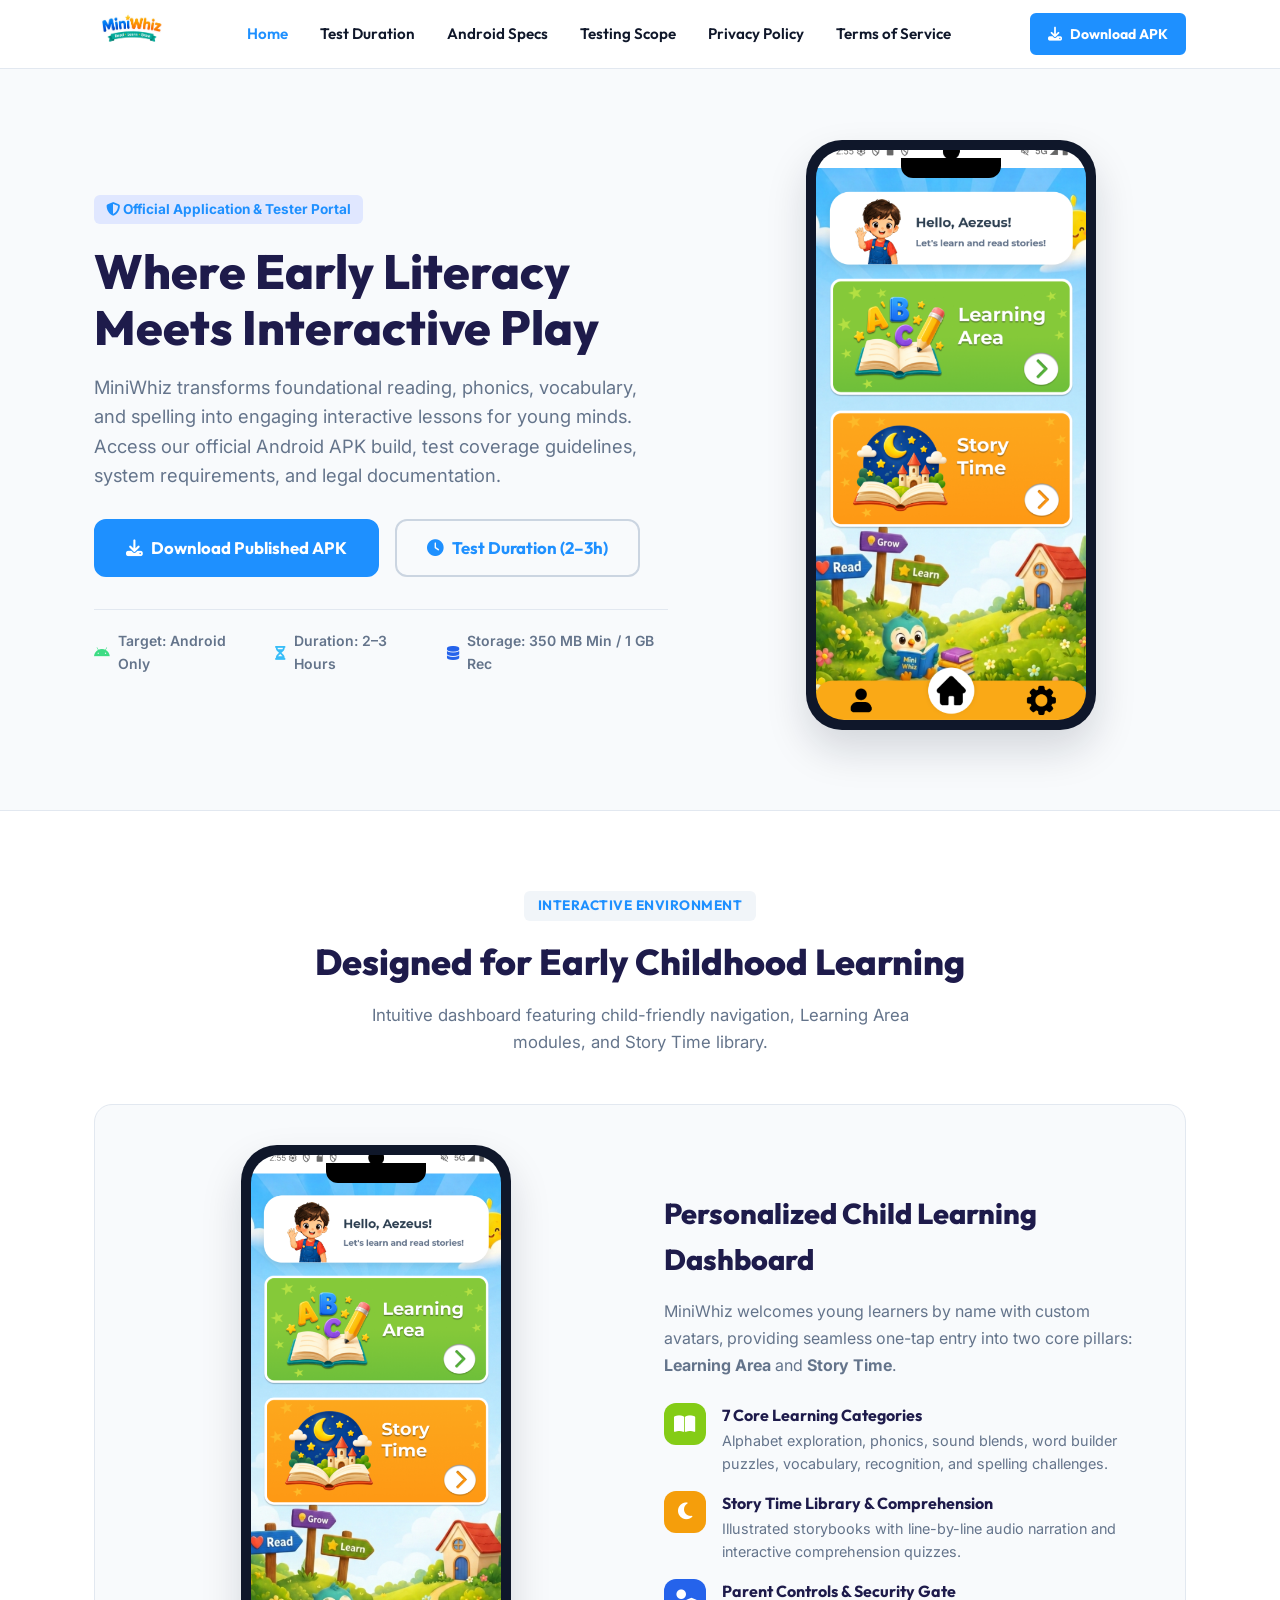
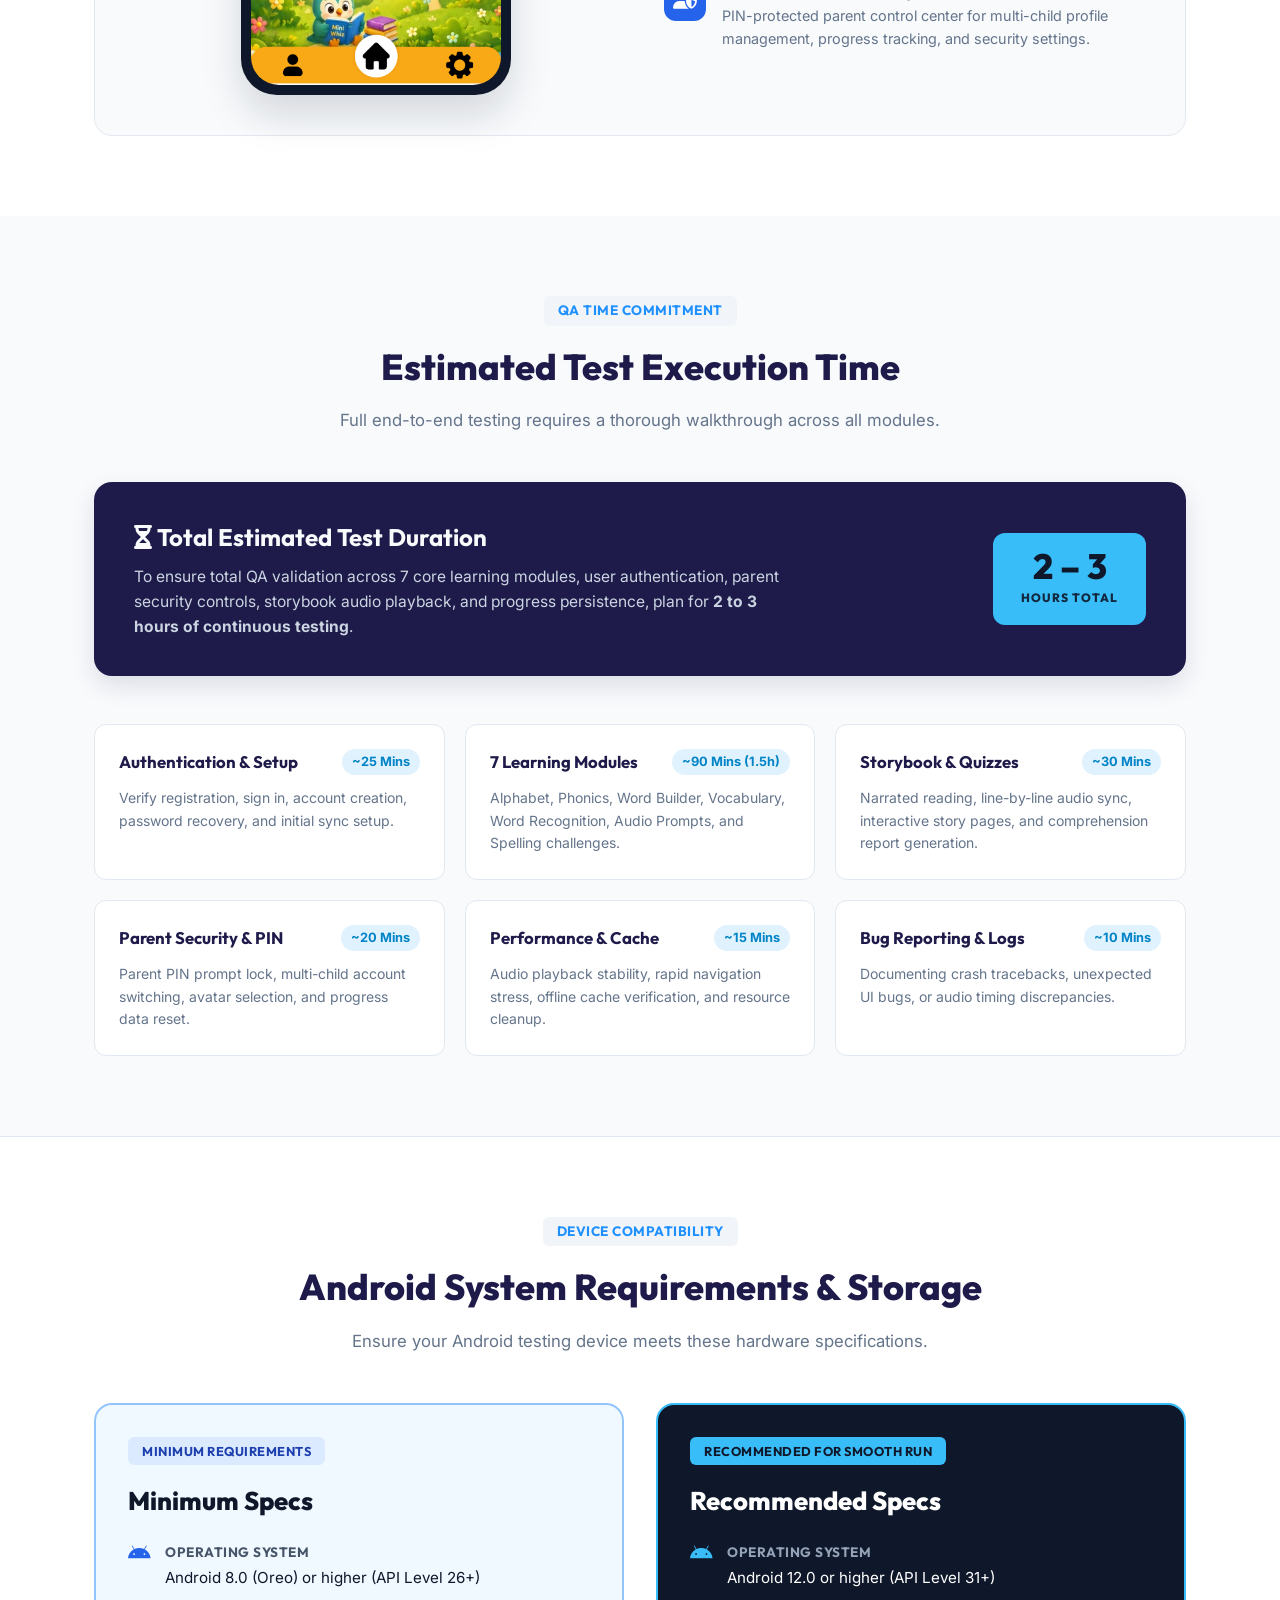
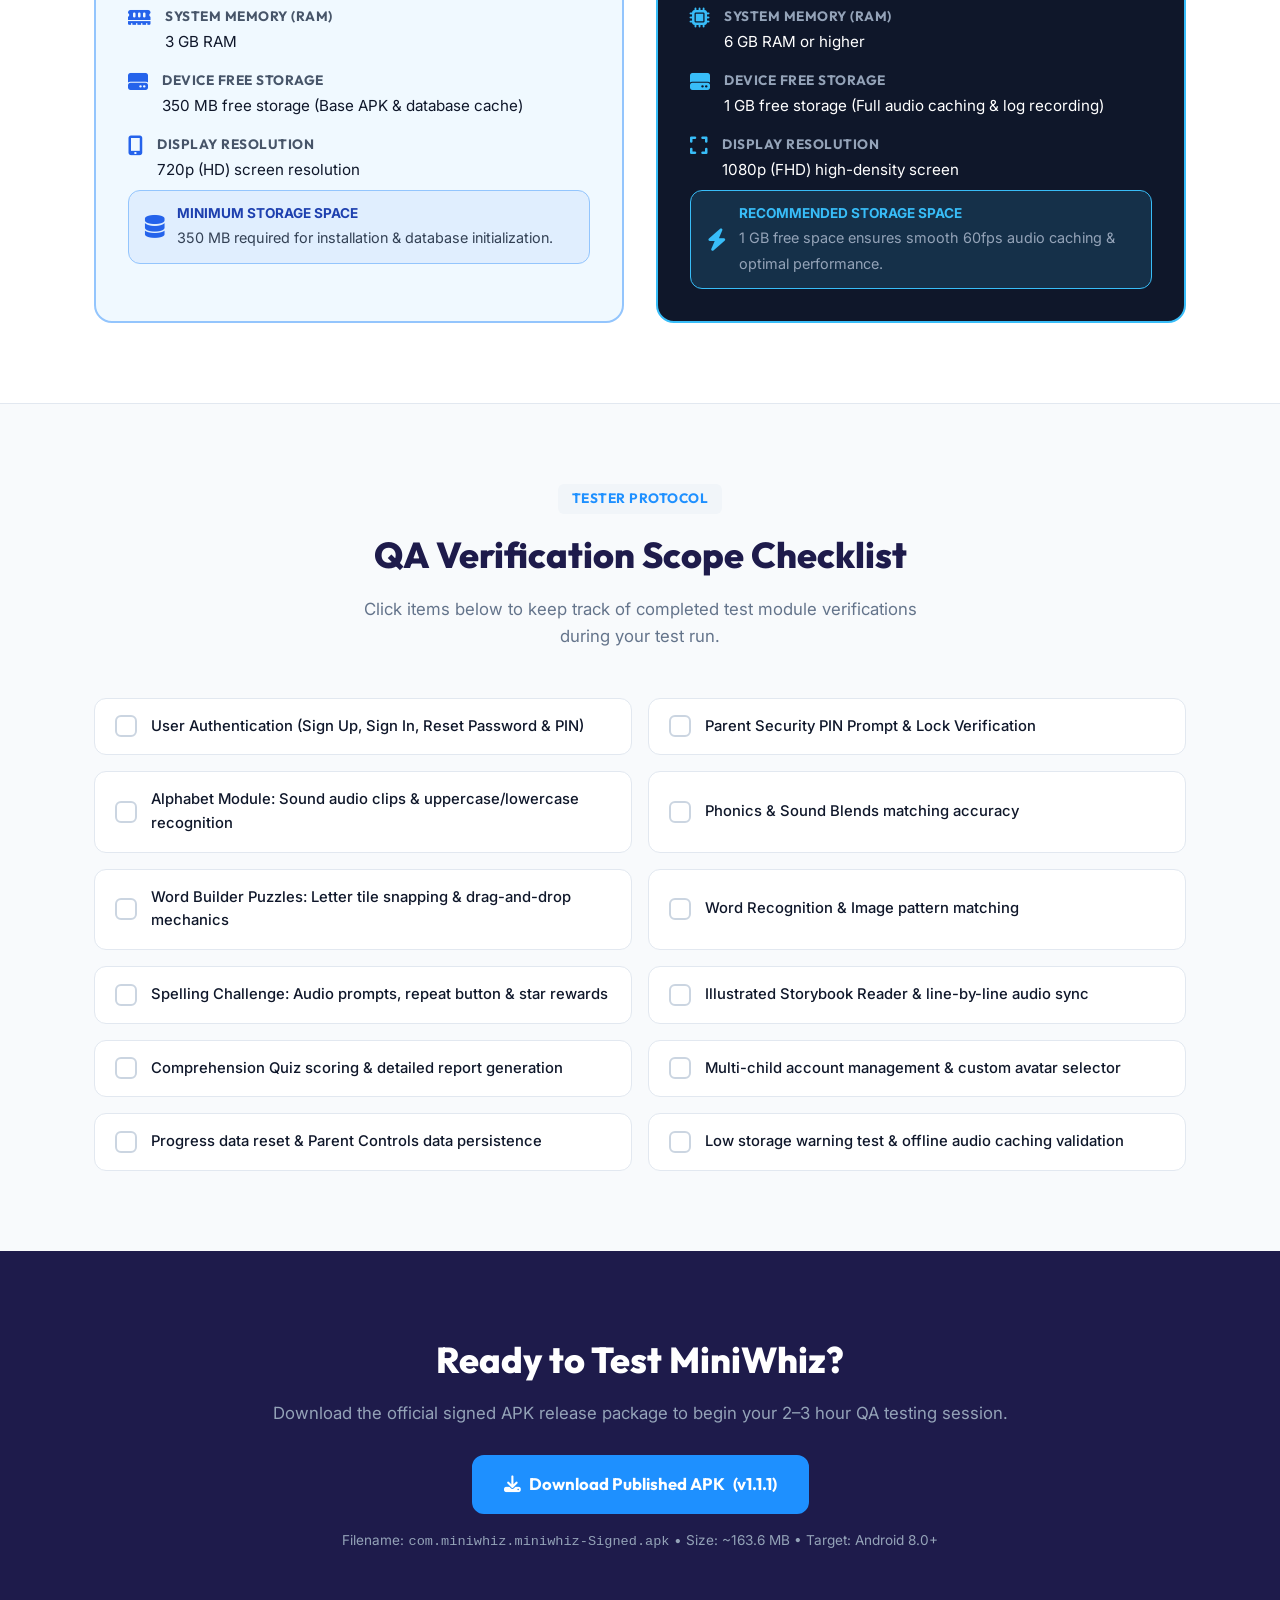
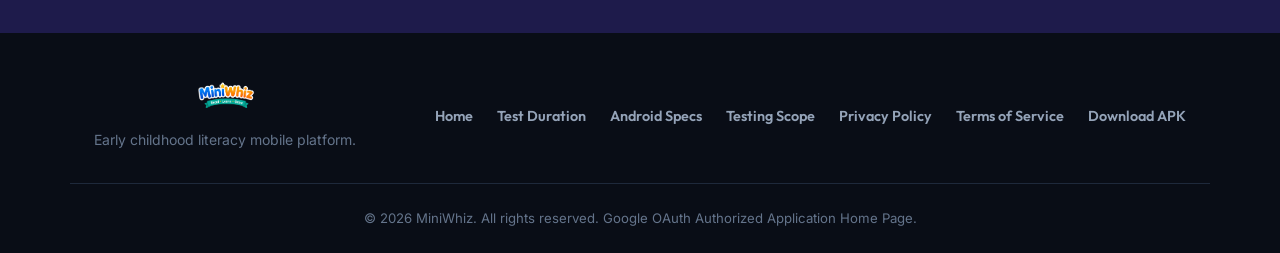
<file: index.html>
<!DOCTYPE html>
<html lang="en">

<head>
  <meta charset="UTF-8">
  <meta name="viewport" content="width=device-width, initial-scale=1.0">
  <title>MiniWhiz — Early Childhood Learning App | QA & Beta Tester Portal</title>
  <meta name="description"
    content="Official Application Home Page and QA Beta Testing Portal for MiniWhiz early childhood literacy application. Access published APK, test coverage guidelines (2-3 hrs duration), Android specs & storage requirements, privacy policy, and terms of service.">

  <!-- Google Fonts: Inter & Outfit -->
  <link rel="preconnect" href="https://fonts.googleapis.com">
  <link rel="preconnect" href="https://fonts.gstatic.com" crossorigin>
  <link
    href="https://fonts.googleapis.com/css2?family=Inter:wght@400;500;600;700&family=Outfit:wght@500;600;700;800&display=swap"
    rel="stylesheet">

  <!-- Font Awesome Icons -->
  <link rel="stylesheet" href="https://cdnjs.cloudflare.com/ajax/libs/font-awesome/6.4.0/css/all.min.css">

  <link rel="stylesheet" href="styles.css">
</head>

<body>

  <!-- Clean Header / Navigation -->
  <header class="navbar" id="navbar">
    <div class="nav-container">
      <a href="index.html" class="nav-logo">
        <img src="assets/logo.png" alt="MiniWhiz Logo" class="nav-logo-img"
          style="height: 44px; width: auto; max-height: 44px; display: block;">
      </a>

      <nav class="nav-links" id="nav-links">
        <a href="#hero" class="nav-item active">Home</a>
        <a href="#duration" class="nav-item">Test Duration</a>
        <a href="#specs" class="nav-item">Android Specs</a>
        <a href="#checklist" class="nav-item">Testing Scope</a>
        <a href="privacy.html" class="nav-item">Privacy Policy</a>
        <a href="terms.html" class="nav-item">Terms of Service</a>
      </nav>

      <div class="nav-actions">
        <a href="https://github.com/JhnAerol/miniwhiz-website/releases/download/1.1.1/com.miniwhiz.miniwhiz-Signed.apk"
          download class="btn btn-primary btn-sm" data-apk-download>
          <i class="fa-solid fa-download"></i> Download APK
        </a>
        <button class="mobile-toggle" id="mobile-toggle" aria-label="Toggle menu">
          <i class="fa-solid fa-bars"></i>
        </button>
      </div>
    </div>
  </header>

  <main>
    <!-- Hero Section: Featuring User's Uploaded Mobile Mockup -->
    <section class="hero-section" id="hero">
      <div class="hero-container">
        <div class="hero-content">
          <div class="hero-badge">
            <i class="fa-solid fa-shield-halved"></i> Official Application & Tester Portal
          </div>
          <h1 class="hero-title">
            Where Early Literacy Meets Interactive Play
          </h1>
          <p class="hero-description">
            MiniWhiz transforms foundational reading, phonics, vocabulary, and spelling into engaging interactive
            lessons for young minds. Access our official Android APK build, test coverage guidelines, system
            requirements, and legal documentation.
          </p>

          <div class="hero-cta-group">
            <a href="https://github.com/JhnAerol/miniwhiz-website/releases/download/1.1.1/com.miniwhiz.miniwhiz-Signed.apk"
              download class="btn btn-primary btn-lg" data-apk-download>
              <i class="fa-solid fa-download"></i> Download Published APK
            </a>
            <a href="#duration" class="btn btn-outline btn-lg">
              <i class="fa-solid fa-clock"></i> Test Duration (2–3h)
            </a>
          </div>

          <div class="hero-meta">
            <div class="meta-item">
              <i class="fa-brands fa-android" style="color: #3DDC84;"></i> Target: Android Only
            </div>
            <div class="meta-item">
              <i class="fa-solid fa-hourglass-half" style="color: #38BDF8;"></i> Duration: 2–3 Hours
            </div>
            <div class="meta-item">
              <i class="fa-solid fa-database" style="color: #2563EB;"></i> Storage: 350 MB Min / 1 GB Rec
            </div>
          </div>
        </div>

        <div class="hero-visual">
          <div class="phone-mockup">
            <div class="phone-notch"></div>
            <div class="phone-screen">
              <img src="assets/hero-mockup.png" alt="MiniWhiz App Interface" class="screen-img">
            </div>
          </div>
        </div>
      </div>
    </section>

    <!-- App Overview & Main Screen Showcase -->
    <section class="features-section" id="showcase">
      <div class="section-container">
        <div class="section-header text-center">
          <span class="section-tag">Interactive Environment</span>
          <h2 class="section-title">Designed for Early Childhood Learning</h2>
          <p class="section-subtitle">Intuitive dashboard featuring child-friendly navigation, Learning Area modules,
            and Story Time library.</p>
        </div>

        <div
          style="display: grid; grid-template-columns: 1fr 1fr; gap: 48px; align-items: center; background: #F8FAFC; border: 1px solid var(--border-color); border-radius: var(--radius-lg); padding: 40px;">
          <div style="display: flex; justify-content: center;">
            <div class="phone-mockup" style="width: 270px; height: 550px;">
              <div class="phone-notch"></div>
              <div class="phone-screen">
                <img src="assets/hero-mockup.png" alt="MiniWhiz Main Dashboard" class="screen-img">
              </div>
            </div>
          </div>

          <div>
            <h3
              style="font-family: var(--font-heading); font-size: 1.8rem; font-weight: 800; color: var(--primary-dark); margin-bottom: 16px;">
              Personalized Child Learning Dashboard
            </h3>
            <p style="color: var(--text-muted); line-height: 1.7; margin-bottom: 24px;">
              MiniWhiz welcomes young learners by name with custom avatars, providing seamless one-tap entry into two
              core pillars: <strong>Learning Area</strong> and <strong>Story Time</strong>.
            </p>

            <div style="display: flex; flex-direction: column; gap: 16px;">
              <div style="display: flex; gap: 16px; align-items: flex-start;">
                <div
                  style="width: 42px; height: 42px; background: #84CC16; color: white; border-radius: 12px; display: flex; align-items: center; justify-content: center; font-size: 1.2rem; flex-shrink: 0;">
                  <i class="fa-solid fa-book-open"></i>
                </div>
                <div>
                  <h4 style="font-family: var(--font-heading); font-weight: 700; color: var(--primary-dark);">7 Core
                    Learning Categories</h4>
                  <p style="font-size: 0.9rem; color: var(--text-muted);">Alphabet exploration, phonics, sound blends,
                    word builder puzzles, vocabulary, recognition, and spelling challenges.</p>
                </div>
              </div>

              <div style="display: flex; gap: 16px; align-items: flex-start;">
                <div
                  style="width: 42px; height: 42px; background: #F59E0B; color: white; border-radius: 12px; display: flex; align-items: center; justify-content: center; font-size: 1.2rem; flex-shrink: 0;">
                  <i class="fa-solid fa-moon"></i>
                </div>
                <div>
                  <h4 style="font-family: var(--font-heading); font-weight: 700; color: var(--primary-dark);">Story Time
                    Library & Comprehension</h4>
                  <p style="font-size: 0.9rem; color: var(--text-muted);">Illustrated storybooks with line-by-line audio
                    narration and interactive comprehension quizzes.</p>
                </div>
              </div>

              <div style="display: flex; gap: 16px; align-items: flex-start;">
                <div
                  style="width: 42px; height: 42px; background: #2563EB; color: white; border-radius: 12px; display: flex; align-items: center; justify-content: center; font-size: 1.2rem; flex-shrink: 0;">
                  <i class="fa-solid fa-user-shield"></i>
                </div>
                <div>
                  <h4 style="font-family: var(--font-heading); font-weight: 700; color: var(--primary-dark);">Parent
                    Controls & Security Gate</h4>
                  <p style="font-size: 0.9rem; color: var(--text-muted);">PIN-protected parent control center for
                    multi-child profile management, progress tracking, and security settings.</p>
                </div>
              </div>
            </div>
          </div>
        </div>
      </div>
    </section>

    <!-- Test Duration & Time Consumption Section -->
    <section class="duration-section" id="duration">
      <div class="section-container">
        <div class="section-header text-center">
          <span class="section-tag">QA Time Commitment</span>
          <h2 class="section-title">Estimated Test Execution Time</h2>
          <p class="section-subtitle">Full end-to-end testing requires a thorough walkthrough across all modules.</p>
        </div>

        <!-- Banner Highlight -->
        <div class="duration-banner">
          <div class="duration-banner-content">
            <h3><i class="fa-solid fa-hourglass-half"></i> Total Estimated Test Duration</h3>
            <p>
              To ensure total QA validation across 7 core learning modules, user authentication, parent security
              controls, storybook audio playback, and progress persistence, plan for <strong>2 to 3 hours of continuous
                testing</strong>.
            </p>
          </div>
          <div class="duration-pill-hero">
            <span class="duration-time">2 – 3</span>
            <span class="duration-label">Hours Total</span>
          </div>
        </div>

        <!-- Duration Breakdown Cards -->
        <div class="duration-grid">
          <div class="duration-card">
            <div class="duration-card-header">
              <h4>Authentication & Setup</h4>
              <span class="duration-tag">~25 Mins</span>
            </div>
            <p>Verify registration, sign in, account creation, password recovery, and initial sync setup.</p>
          </div>

          <div class="duration-card">
            <div class="duration-card-header">
              <h4>7 Learning Modules</h4>
              <span class="duration-tag">~90 Mins (1.5h)</span>
            </div>
            <p>Alphabet, Phonics, Word Builder, Vocabulary, Word Recognition, Audio Prompts, and Spelling challenges.
            </p>
          </div>

          <div class="duration-card">
            <div class="duration-card-header">
              <h4>Storybook & Quizzes</h4>
              <span class="duration-tag">~30 Mins</span>
            </div>
            <p>Narrated reading, line-by-line audio sync, interactive story pages, and comprehension report generation.
            </p>
          </div>

          <div class="duration-card">
            <div class="duration-card-header">
              <h4>Parent Security & PIN</h4>
              <span class="duration-tag">~20 Mins</span>
            </div>
            <p>Parent PIN prompt lock, multi-child account switching, avatar selection, and progress data reset.</p>
          </div>

          <div class="duration-card">
            <div class="duration-card-header">
              <h4>Performance & Cache</h4>
              <span class="duration-tag">~15 Mins</span>
            </div>
            <p>Audio playback stability, rapid navigation stress, offline cache verification, and resource cleanup.</p>
          </div>

          <div class="duration-card">
            <div class="duration-card-header">
              <h4>Bug Reporting & Logs</h4>
              <span class="duration-tag">~10 Mins</span>
            </div>
            <p>Documenting crash tracebacks, unexpected UI bugs, or audio timing discrepancies.</p>
          </div>
        </div>
      </div>
    </section>

    <!-- System Specs & Storage Section (Android Only) -->
    <section class="specs-section" id="specs">
      <div class="section-container">
        <div class="section-header text-center">
          <span class="section-tag">Device Compatibility</span>
          <h2 class="section-title">Android System Requirements & Storage</h2>
          <p class="section-subtitle">Ensure your Android testing device meets these hardware specifications.</p>
        </div>

        <div class="specs-grid">
          <!-- Minimum Specs -->
          <div class="spec-card min-specs">
            <span class="spec-card-badge">Minimum Requirements</span>
            <h3>Minimum Specs</h3>
            <ul class="spec-list">
              <li class="spec-item">
                <i class="fa-brands fa-android"></i>
                <div class="spec-item-content">
                  <strong>Operating System</strong>
                  Android 8.0 (Oreo) or higher (API Level 26+)
                </div>
              </li>
              <li class="spec-item">
                <i class="fa-solid fa-memory"></i>
                <div class="spec-item-content">
                  <strong>System Memory (RAM)</strong>
                  3 GB RAM
                </div>
              </li>
              <li class="spec-item">
                <i class="fa-solid fa-hard-drive"></i>
                <div class="spec-item-content">
                  <strong>Device Free Storage</strong>
                  350 MB free storage (Base APK & database cache)
                </div>
              </li>
              <li class="spec-item">
                <i class="fa-solid fa-mobile-screen-button"></i>
                <div class="spec-item-content">
                  <strong>Display Resolution</strong>
                  720p (HD) screen resolution
                </div>
              </li>
            </ul>

            <div class="spec-storage-highlight" style="background: rgba(37, 99, 235, 0.08); border-color: #93C5FD;">
              <i class="fa-solid fa-database" style="color: #2563EB;"></i>
              <div>
                <strong style="color: #1E40AF; display: block; font-size: 0.85rem; text-transform: uppercase;">Minimum
                  Storage Space</strong>
                <span style="font-size: 0.9rem; color: #334155;">350 MB required for installation & database
                  initialization.</span>
              </div>
            </div>
          </div>

          <!-- Recommended Specs -->
          <div class="spec-card rec-specs">
            <span class="spec-card-badge">Recommended for Smooth Run</span>
            <h3>Recommended Specs</h3>
            <ul class="spec-list">
              <li class="spec-item">
                <i class="fa-brands fa-android"></i>
                <div class="spec-item-content">
                  <strong>Operating System</strong>
                  Android 12.0 or higher (API Level 31+)
                </div>
              </li>
              <li class="spec-item">
                <i class="fa-solid fa-microchip"></i>
                <div class="spec-item-content">
                  <strong>System Memory (RAM)</strong>
                  6 GB RAM or higher
                </div>
              </li>
              <li class="spec-item">
                <i class="fa-solid fa-hard-drive"></i>
                <div class="spec-item-content">
                  <strong>Device Free Storage</strong>
                  1 GB free storage (Full audio caching & log recording)
                </div>
              </li>
              <li class="spec-item">
                <i class="fa-solid fa-expand"></i>
                <div class="spec-item-content">
                  <strong>Display Resolution</strong>
                  1080p (FHD) high-density screen
                </div>
              </li>
            </ul>

            <div class="spec-storage-highlight">
              <i class="fa-solid fa-bolt" style="color: #38BDF8;"></i>
              <div>
                <strong
                  style="color: #38BDF8; display: block; font-size: 0.85rem; text-transform: uppercase;">Recommended
                  Storage Space</strong>
                <span style="font-size: 0.9rem; color: #94A3B8;">1 GB free space ensures smooth 60fps audio caching &
                  optimal performance.</span>
              </div>
            </div>
          </div>
        </div>
      </div>
    </section>

    <!-- Testing Scope & Interactive Checklist Section -->
    <section class="checklist-section" id="checklist">
      <div class="section-container">
        <div class="section-header text-center">
          <span class="section-tag">Tester Protocol</span>
          <h2 class="section-title">QA Verification Scope Checklist</h2>
          <p class="section-subtitle">Click items below to keep track of completed test module verifications during your
            test run.</p>
        </div>

        <div class="checklist-grid" id="checklist-grid">
          <div class="checklist-item">
            <div class="checklist-checkbox"><i class="fa-solid fa-check"></i></div>
            <span class="checklist-text">User Authentication (Sign Up, Sign In, Reset Password & PIN)</span>
          </div>
          <div class="checklist-item">
            <div class="checklist-checkbox"><i class="fa-solid fa-check"></i></div>
            <span class="checklist-text">Parent Security PIN Prompt & Lock Verification</span>
          </div>
          <div class="checklist-item">
            <div class="checklist-checkbox"><i class="fa-solid fa-check"></i></div>
            <span class="checklist-text">Alphabet Module: Sound audio clips & uppercase/lowercase recognition</span>
          </div>
          <div class="checklist-item">
            <div class="checklist-checkbox"><i class="fa-solid fa-check"></i></div>
            <span class="checklist-text">Phonics & Sound Blends matching accuracy</span>
          </div>
          <div class="checklist-item">
            <div class="checklist-checkbox"><i class="fa-solid fa-check"></i></div>
            <span class="checklist-text">Word Builder Puzzles: Letter tile snapping & drag-and-drop mechanics</span>
          </div>
          <div class="checklist-item">
            <div class="checklist-checkbox"><i class="fa-solid fa-check"></i></div>
            <span class="checklist-text">Word Recognition & Image pattern matching</span>
          </div>
          <div class="checklist-item">
            <div class="checklist-checkbox"><i class="fa-solid fa-check"></i></div>
            <span class="checklist-text">Spelling Challenge: Audio prompts, repeat button & star rewards</span>
          </div>
          <div class="checklist-item">
            <div class="checklist-checkbox"><i class="fa-solid fa-check"></i></div>
            <span class="checklist-text">Illustrated Storybook Reader & line-by-line audio sync</span>
          </div>
          <div class="checklist-item">
            <div class="checklist-checkbox"><i class="fa-solid fa-check"></i></div>
            <span class="checklist-text">Comprehension Quiz scoring & detailed report generation</span>
          </div>
          <div class="checklist-item">
            <div class="checklist-checkbox"><i class="fa-solid fa-check"></i></div>
            <span class="checklist-text">Multi-child account management & custom avatar selector</span>
          </div>
          <div class="checklist-item">
            <div class="checklist-checkbox"><i class="fa-solid fa-check"></i></div>
            <span class="checklist-text">Progress data reset & Parent Controls data persistence</span>
          </div>
          <div class="checklist-item">
            <div class="checklist-checkbox"><i class="fa-solid fa-check"></i></div>
            <span class="checklist-text">Low storage warning test & offline audio caching validation</span>
          </div>
        </div>
      </div>
    </section>

    <!-- Download CTA Section -->
    <section class="cta-section" id="download">
      <div class="section-container text-center">
        <h2 class="cta-title">Ready to Test MiniWhiz?</h2>
        <p class="cta-subtitle">Download the official signed APK release package to begin your 2–3 hour QA testing
          session.</p>
        <div class="cta-buttons">
          <a href="https://github.com/JhnAerol/miniwhiz-website/releases/download/1.1.1/com.miniwhiz.miniwhiz-Signed.apk"
            download class="btn btn-primary btn-lg" data-apk-download>
            <i class="fa-solid fa-download"></i> Download Published APK <span data-apk-version>(v1.1.1)</span>
          </a>
        </div>
        <p style="margin-top: 16px; font-size: 0.85rem; color: #94A3B8;">
          Filename: <code>com.miniwhiz.miniwhiz-Signed.apk</code> • Size: ~163.6 MB • Target: Android 8.0+
        </p>
      </div>
    </section>
  </main>

  <!-- Clean Footer with Google OAuth Links -->
  <footer class="footer">
    <div class="footer-container">
      <div class="footer-brand">
        <img src="assets/logo.png" alt="MiniWhiz Logo" class="footer-logo-img"
          style="height: 40px; width: auto; max-height: 40px; display: block;">
        <p class="footer-text">Early childhood literacy mobile platform.</p>
      </div>

      <div class="footer-links">
        <a href="index.html">Home</a>
        <a href="#duration">Test Duration</a>
        <a href="#specs">Android Specs</a>
        <a href="#checklist">Testing Scope</a>
        <a href="privacy.html">Privacy Policy</a>
        <a href="terms.html">Terms of Service</a>
        <a href="https://github.com/JhnAerol/miniwhiz-website/releases/download/1.1.1/com.miniwhiz.miniwhiz-Signed.apk"
          download data-apk-download>Download APK</a>
      </div>
    </div>
    <div class="footer-bottom text-center">
      <p>&copy; 2026 MiniWhiz. All rights reserved. Google OAuth Authorized Application Home Page.</p>
    </div>
  </footer>

  <script src="app.js"></script>
</body>

</html>
</file>
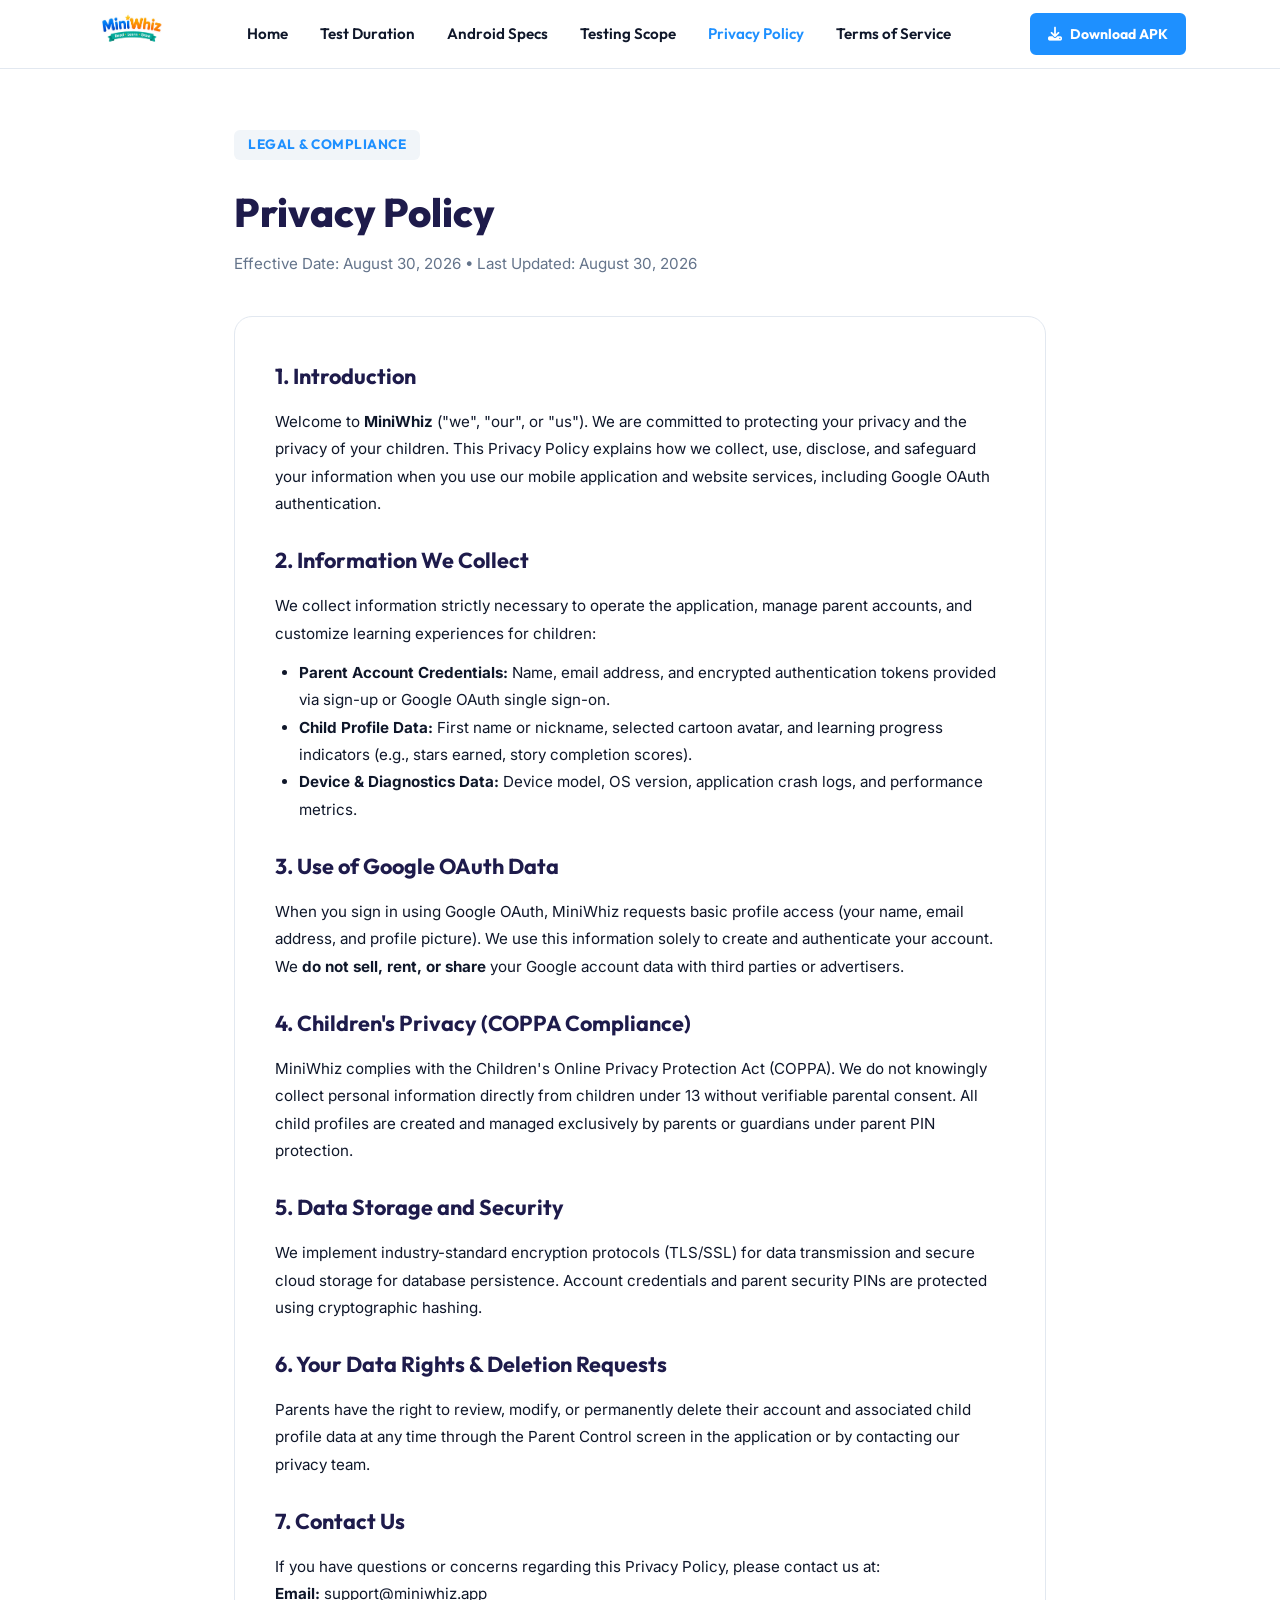
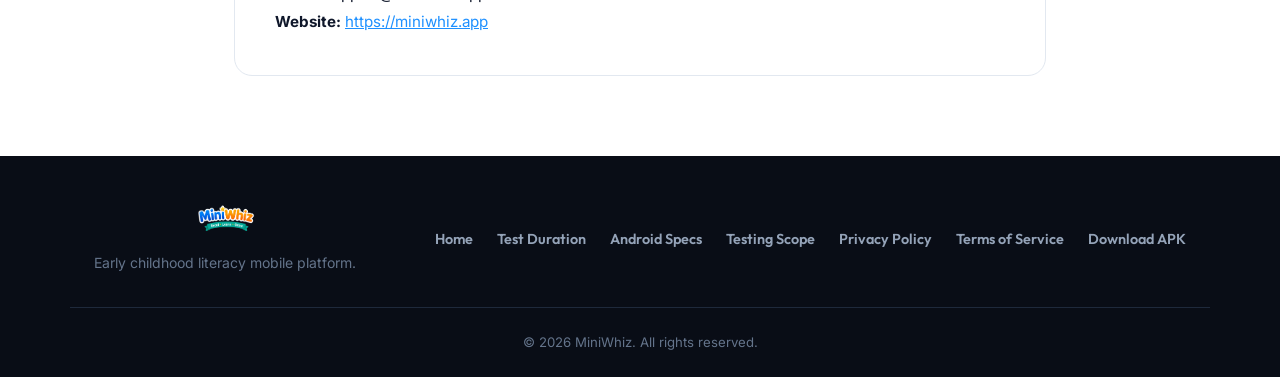
<file: privacy.html>
<!DOCTYPE html>
<html lang="en">

<head>
  <meta charset="UTF-8">
  <meta name="viewport" content="width=device-width, initial-scale=1.0">
  <title>Privacy Policy — MiniWhiz</title>
  <meta name="description"
    content="Privacy Policy for MiniWhiz early childhood literacy application and OAuth authentication services.">

  <!-- Google Fonts: Inter & Outfit -->
  <link rel="preconnect" href="https://fonts.googleapis.com">
  <link rel="preconnect" href="https://fonts.gstatic.com" crossorigin>
  <link
    href="https://fonts.googleapis.com/css2?family=Inter:wght@400;500;600;700&family=Outfit:wght@500;600;700;800&display=swap"
    rel="stylesheet">
  <link rel="stylesheet" href="https://cdnjs.cloudflare.com/ajax/libs/font-awesome/6.4.0/css/all.min.css">
  <link rel="stylesheet" href="styles.css">
</head>

<body>
  <!-- Header -->
  <header class="navbar" id="navbar">
    <div class="nav-container">
      <a href="index.html" class="nav-logo">
        <img src="assets/logo.png" alt="MiniWhiz Logo" class="nav-logo-img"
          style="height: 44px; width: auto; display: block;">
      </a>

      <nav class="nav-links">
        <a href="index.html" class="nav-item">Home</a>
        <a href="#duration" class="nav-item">Test Duration</a>
        <a href="#specs" class="nav-item">Android Specs</a>
        <a href="#checklist" class="nav-item">Testing Scope</a>
        <a href="privacy.html" class="nav-item active">Privacy Policy</a>
        <a href="terms.html" class="nav-item">Terms of Service</a>
      </nav>

      <div class="nav-actions">
        <a href="https://github.com/JhnAerol/miniwhiz-website/releases/download/1.1.1/com.miniwhiz.miniwhiz-Signed.apk"
          download class="btn btn-primary btn-sm" data-apk-download>
          <i class="fa-solid fa-download"></i> Download APK
        </a>
      </div>
    </div>
  </header>

  <main style="padding-top: 130px; padding-bottom: 80px;">
    <div class="section-container" style="max-width: 860px;">
      <div style="margin-bottom: 40px;">
        <span class="section-tag">Legal & Compliance</span>
        <h1
          style="font-family: var(--font-heading); font-size: 2.5rem; font-weight: 800; color: var(--primary-dark); margin-top: 8px;">
          Privacy Policy
        </h1>
        <p style="color: var(--text-muted); font-size: 0.95rem; margin-top: 8px;">
          Effective Date: August 30, 2026 • Last Updated: August 30, 2026
        </p>
      </div>

      <div
        style="background: white; border: 1px solid var(--border-color); border-radius: var(--radius-lg); padding: 40px; line-height: 1.8; color: var(--text-primary);">
        <h2
          style="font-family: var(--font-heading); font-size: 1.35rem; color: var(--primary-dark); margin-bottom: 12px;">
          1. Introduction</h2>
        <p style="margin-bottom: 24px; font-size: 0.95rem;">
          Welcome to <strong>MiniWhiz</strong> ("we", "our", or "us"). We are committed to protecting your privacy and
          the privacy of your children. This Privacy Policy explains how we collect, use, disclose, and safeguard your
          information when you use our mobile application and website services, including Google OAuth authentication.
        </p>

        <h2
          style="font-family: var(--font-heading); font-size: 1.35rem; color: var(--primary-dark); margin-bottom: 12px;">
          2. Information We Collect</h2>
        <p style="margin-bottom: 12px; font-size: 0.95rem;">
          We collect information strictly necessary to operate the application, manage parent accounts, and customize
          learning experiences for children:
        </p>
        <ul style="margin-bottom: 24px; padding-left: 24px; font-size: 0.95rem;">
          <li><strong>Parent Account Credentials:</strong> Name, email address, and encrypted authentication tokens
            provided via sign-up or Google OAuth single sign-on.</li>
          <li><strong>Child Profile Data:</strong> First name or nickname, selected cartoon avatar, and learning
            progress indicators (e.g., stars earned, story completion scores).</li>
          <li><strong>Device & Diagnostics Data:</strong> Device model, OS version, application crash logs, and
            performance metrics.</li>
        </ul>

        <h2
          style="font-family: var(--font-heading); font-size: 1.35rem; color: var(--primary-dark); margin-bottom: 12px;">
          3. Use of Google OAuth Data</h2>
        <p style="margin-bottom: 24px; font-size: 0.95rem;">
          When you sign in using Google OAuth, MiniWhiz requests basic profile access (your name, email address, and
          profile picture). We use this information solely to create and authenticate your account. We <strong>do not
            sell, rent, or share</strong> your Google account data with third parties or advertisers.
        </p>

        <h2
          style="font-family: var(--font-heading); font-size: 1.35rem; color: var(--primary-dark); margin-bottom: 12px;">
          4. Children's Privacy (COPPA Compliance)</h2>
        <p style="margin-bottom: 24px; font-size: 0.95rem;">
          MiniWhiz complies with the Children's Online Privacy Protection Act (COPPA). We do not knowingly collect
          personal information directly from children under 13 without verifiable parental consent. All child profiles
          are created and managed exclusively by parents or guardians under parent PIN protection.
        </p>

        <h2
          style="font-family: var(--font-heading); font-size: 1.35rem; color: var(--primary-dark); margin-bottom: 12px;">
          5. Data Storage and Security</h2>
        <p style="margin-bottom: 24px; font-size: 0.95rem;">
          We implement industry-standard encryption protocols (TLS/SSL) for data transmission and secure cloud storage
          for database persistence. Account credentials and parent security PINs are protected using cryptographic
          hashing.
        </p>

        <h2
          style="font-family: var(--font-heading); font-size: 1.35rem; color: var(--primary-dark); margin-bottom: 12px;">
          6. Your Data Rights & Deletion Requests</h2>
        <p style="margin-bottom: 24px; font-size: 0.95rem;">
          Parents have the right to review, modify, or permanently delete their account and associated child profile
          data at any time through the Parent Control screen in the application or by contacting our privacy team.
        </p>

        <h2
          style="font-family: var(--font-heading); font-size: 1.35rem; color: var(--primary-dark); margin-bottom: 12px;">
          7. Contact Us</h2>
        <p style="font-size: 0.95rem;">
          If you have questions or concerns regarding this Privacy Policy, please contact us at:<br>
          <strong>Email:</strong> support@miniwhiz.app<br>
          <strong>Website:</strong> <a href="index.html" style="color: var(--primary);">https://miniwhiz.app</a>
        </p>
      </div>
    </div>
  </main>

  <footer class="footer">
    <div class="footer-container">
      <div class="footer-brand">
        <img src="assets/logo.png" alt="MiniWhiz Logo" class="footer-logo-img"
          style="height: 40px; width: auto; display: block;">
        <p class="footer-text">Early childhood literacy mobile platform.</p>
      </div>
      <div class="footer-links">
        <a href="index.html">Home</a>
        <a href="#duration">Test Duration</a>
        <a href="#specs">Android Specs</a>
        <a href="#checklist">Testing Scope</a>
        <a href="privacy.html">Privacy Policy</a>
        <a href="terms.html">Terms of Service</a>
        <a href="https://github.com/JhnAerol/miniwhiz-website/releases/download/1.1.1/com.miniwhiz.miniwhiz-Signed.apk"
          download data-apk-download>Download APK</a>
      </div>
    </div>
    <div class="footer-bottom text-center">
      <p>&copy; 2026 MiniWhiz. All rights reserved.</p>
    </div>
  </footer>

  <script src="app.js"></script>
</body>

</html>
</file>
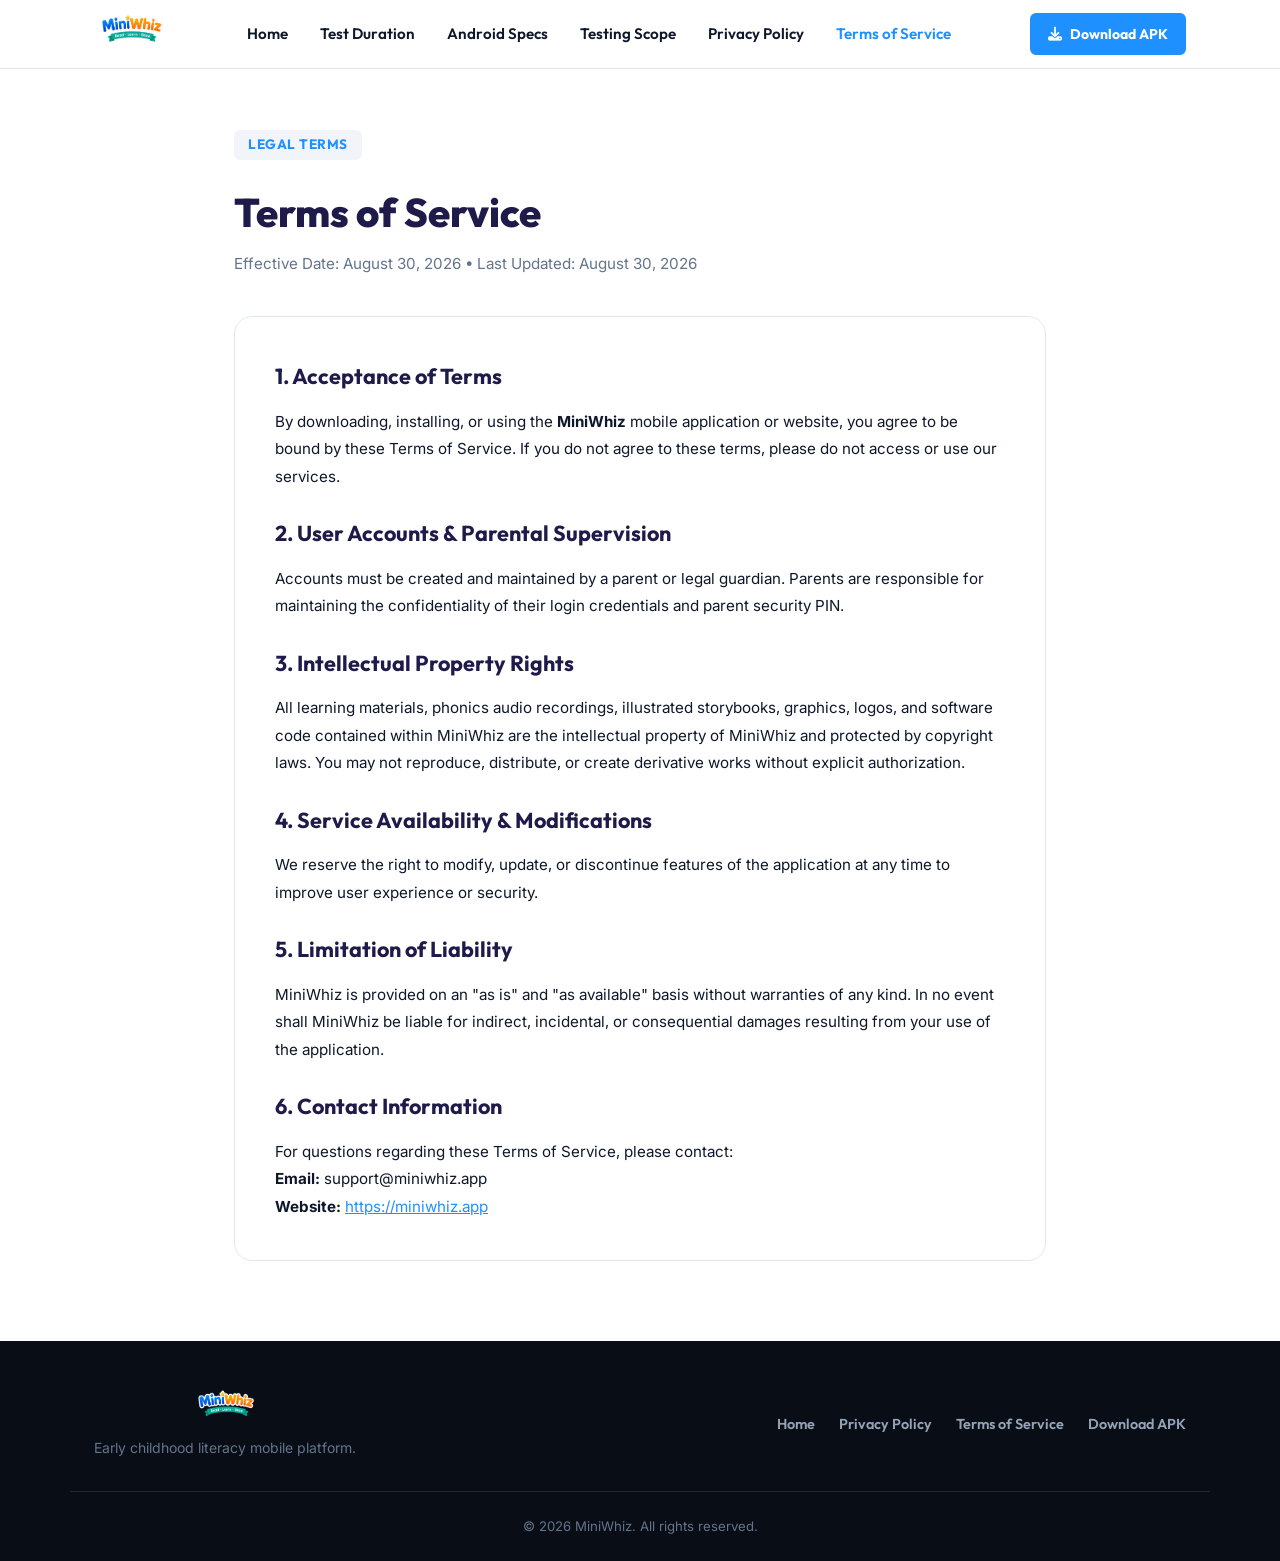
<file: terms.html>
<!DOCTYPE html>
<html lang="en">

<head>
  <meta charset="UTF-8">
  <meta name="viewport" content="width=device-width, initial-scale=1.0">
  <title>Terms of Service — MiniWhiz</title>
  <meta name="description"
    content="Terms of Service for MiniWhiz early childhood literacy application and learning platform.">

  <!-- Google Fonts: Inter & Outfit -->
  <link rel="preconnect" href="https://fonts.googleapis.com">
  <link rel="preconnect" href="https://fonts.gstatic.com" crossorigin>
  <link
    href="https://fonts.googleapis.com/css2?family=Inter:wght@400;500;600;700&family=Outfit:wght@500;600;700;800&display=swap"
    rel="stylesheet">
  <link rel="stylesheet" href="https://cdnjs.cloudflare.com/ajax/libs/font-awesome/6.4.0/css/all.min.css">
  <link rel="stylesheet" href="styles.css">
</head>

<body>
  <!-- Header -->
  <header class="navbar" id="navbar">
    <div class="nav-container">
      <a href="index.html" class="nav-logo">
        <img src="assets/logo.png" alt="MiniWhiz Logo" class="nav-logo-img"
          style="height: 44px; width: auto; display: block;">
      </a>

      <nav class="nav-links">
        <a href="index.html" class="nav-item">Home</a> <a href="#duration" class="nav-item">Test Duration</a>
        <a href="#specs" class="nav-item">Android Specs</a>
        <a href="#checklist" class="nav-item">Testing Scope</a>
        <a href="privacy.html" class="nav-item">Privacy Policy</a>
        <a href="terms.html" class="nav-item active">Terms of Service</a>
      </nav>

      <div class="nav-actions">
        <a href="https://github.com/JhnAerol/miniwhiz-website/releases/download/1.1.1/com.miniwhiz.miniwhiz-Signed.apk"
          download class="btn btn-primary btn-sm" data-apk-download>
          <i class="fa-solid fa-download"></i> Download APK
        </a>
      </div>
    </div>
  </header>

  <main style="padding-top: 130px; padding-bottom: 80px;">
    <div class="section-container" style="max-width: 860px;">
      <div style="margin-bottom: 40px;">
        <span class="section-tag">Legal Terms</span>
        <h1
          style="font-family: var(--font-heading); font-size: 2.5rem; font-weight: 800; color: var(--primary-dark); margin-top: 8px;">
          Terms of Service
        </h1>
        <p style="color: var(--text-muted); font-size: 0.95rem; margin-top: 8px;">
          Effective Date: August 30, 2026 • Last Updated: August 30, 2026
        </p>
      </div>

      <div
        style="background: white; border: 1px solid var(--border-color); border-radius: var(--radius-lg); padding: 40px; line-height: 1.8; color: var(--text-primary);">
        <h2
          style="font-family: var(--font-heading); font-size: 1.35rem; color: var(--primary-dark); margin-bottom: 12px;">
          1. Acceptance of Terms</h2>
        <p style="margin-bottom: 24px; font-size: 0.95rem;">
          By downloading, installing, or using the <strong>MiniWhiz</strong> mobile application or website, you agree to
          be bound by these Terms of Service. If you do not agree to these terms, please do not access or use our
          services.
        </p>

        <h2
          style="font-family: var(--font-heading); font-size: 1.35rem; color: var(--primary-dark); margin-bottom: 12px;">
          2. User Accounts & Parental Supervision</h2>
        <p style="margin-bottom: 24px; font-size: 0.95rem;">
          Accounts must be created and maintained by a parent or legal guardian. Parents are responsible for maintaining
          the confidentiality of their login credentials and parent security PIN.
        </p>

        <h2
          style="font-family: var(--font-heading); font-size: 1.35rem; color: var(--primary-dark); margin-bottom: 12px;">
          3. Intellectual Property Rights</h2>
        <p style="margin-bottom: 24px; font-size: 0.95rem;">
          All learning materials, phonics audio recordings, illustrated storybooks, graphics, logos, and software code
          contained within MiniWhiz are the intellectual property of MiniWhiz and protected by copyright laws. You may
          not reproduce, distribute, or create derivative works without explicit authorization.
        </p>

        <h2
          style="font-family: var(--font-heading); font-size: 1.35rem; color: var(--primary-dark); margin-bottom: 12px;">
          4. Service Availability & Modifications</h2>
        <p style="margin-bottom: 24px; font-size: 0.95rem;">
          We reserve the right to modify, update, or discontinue features of the application at any time to improve user
          experience or security.
        </p>

        <h2
          style="font-family: var(--font-heading); font-size: 1.35rem; color: var(--primary-dark); margin-bottom: 12px;">
          5. Limitation of Liability</h2>
        <p style="margin-bottom: 24px; font-size: 0.95rem;">
          MiniWhiz is provided on an "as is" and "as available" basis without warranties of any kind. In no event shall
          MiniWhiz be liable for indirect, incidental, or consequential damages resulting from your use of the
          application.
        </p>

        <h2
          style="font-family: var(--font-heading); font-size: 1.35rem; color: var(--primary-dark); margin-bottom: 12px;">
          6. Contact Information</h2>
        <p style="font-size: 0.95rem;">
          For questions regarding these Terms of Service, please contact:<br>
          <strong>Email:</strong> support@miniwhiz.app<br>
          <strong>Website:</strong> <a href="index.html" style="color: var(--primary);">https://miniwhiz.app</a>
        </p>
      </div>
    </div>
  </main>

  <footer class="footer">
    <div class="footer-container">
      <div class="footer-brand">
        <img src="assets/logo.png" alt="MiniWhiz Logo" class="footer-logo-img"
          style="height: 40px; width: auto; display: block;">
        <p class="footer-text">Early childhood literacy mobile platform.</p>
      </div>
      <div class="footer-links">
        <a href="index.html">Home</a>
        <a href="privacy.html">Privacy Policy</a>
        <a href="terms.html">Terms of Service</a>
        <a href="https://github.com/JhnAerol/miniwhiz-website/releases/download/1.1.1/com.miniwhiz.miniwhiz-Signed.apk"
          download data-apk-download>Download APK</a>
      </div>
    </div>
    <div class="footer-bottom text-center">
      <p>&copy; 2026 MiniWhiz. All rights reserved.</p>
    </div>
  </footer>

  <script src="app.js"></script>
</body>

</html>
</file>
<file: styles.css>
/* ==========================================================================
   MINIWHIZ MINIMAL SOLID COLOR DESIGN SYSTEM
   ========================================================================== */

:root {
  /* Solid Color Tokens (No Gradients) */
  --primary: #1E90FF;
  --primary-hover: #93C5FD;
  --primary-dark: #1E1B4B;

  --bg-main: #FFFFFF;
  --bg-alt: #F8FAFC;
  --bg-card: #FFFFFF;

  --border-color: #E2E8F0;
  --border-dark: #CBD5E1;

  --text-primary: #0F172A;
  --text-muted: #64748B;
  --text-white: #FFFFFF;

  /* Module Accent Colors (Solid) */
  --accent-blue: #2563EB;
  --accent-purple: #7C3AED;
  --accent-green: #059669;
  --accent-orange: #EA580C;
  --accent-pink: #DB2777;
  --accent-amber: #D97706;

  /* Typography */
  --font-heading: 'Outfit', sans-serif;
  --font-body: 'Inter', sans-serif;

  /* Radii */
  --radius-sm: 6px;
  --radius-md: 12px;
  --radius-lg: 18px;
  --radius-full: 9999px;

  --transition: all 0.2s ease-in-out;
}

/* Global Resets */
*,
*::before,
*::after {
  box-sizing: border-box;
  margin: 0;
  padding: 0;
}

html {
  scroll-behavior: smooth;
  font-size: 16px;
}

body {
  font-family: var(--font-body);
  background-color: var(--bg-main);
  color: var(--text-primary);
  line-height: 1.6;
}

/* Container */
.section-container {
  max-width: 1140px;
  margin: 0 auto;
  padding: 0 24px;
}

.text-center {
  text-align: center;
}

/* Section Header */
.section-header {
  margin-bottom: 48px;
}

.section-tag {
  display: inline-block;
  padding: 4px 14px;
  background: #F1F5F9;
  color: var(--primary);
  font-family: var(--font-heading);
  font-weight: 700;
  font-size: 0.85rem;
  text-transform: uppercase;
  letter-spacing: 0.5px;
  border-radius: var(--radius-sm);
  margin-bottom: 12px;
}

.section-title {
  font-family: var(--font-heading);
  font-size: 2.25rem;
  font-weight: 800;
  color: var(--primary-dark);
  margin-bottom: 12px;
}

.section-subtitle {
  font-size: 1.05rem;
  color: var(--text-muted);
  max-width: 600px;
  margin: 0 auto;
}

/* Buttons (Solid Colors Only) */
.btn {
  display: inline-flex;
  align-items: center;
  justify-content: center;
  gap: 8px;
  padding: 12px 24px;
  font-family: var(--font-heading);
  font-weight: 700;
  font-size: 0.95rem;
  border-radius: var(--radius-md);
  text-decoration: none;
  cursor: pointer;
  border: 2px solid transparent;
  transition: var(--transition);
}

.btn-sm {
  padding: 8px 16px;
  font-size: 0.875rem;
  border-radius: var(--radius-sm);
}

.btn-lg {
  padding: 14px 30px;
  font-size: 1.05rem;
}

.btn-primary {
  background-color: var(--primary);
  color: var(--text-white);
  border-color: var(--primary);
}

.btn-primary:hover {
  background-color: var(--primary-hover);
  border-color: var(--primary-hover);
}

.btn-outline {
  background-color: transparent;
  color: var(--primary);
  border-color: var(--border-dark);
}

.btn-outline:hover {
  background-color: var(--bg-alt);
  border-color: var(--primary);
}

/* ==========================================================================
   HEADER & NAVBAR
   ========================================================================== */
.navbar {
  position: fixed;
  top: 0;
  left: 0;
  right: 0;
  z-index: 1000;
  background: var(--bg-main);
  border-bottom: 1px solid var(--border-color);
  padding: 12px 0;
}

.nav-container {
  max-width: 1140px;
  margin: 0 auto;
  padding: 0 24px;
  display: flex;
  align-items: center;
  justify-content: space-between;
}

.nav-logo {
  display: flex;
  align-items: center;
  text-decoration: none;
}

.nav-logo-img {
  height: 48px;
  max-height: 48px;
  width: auto;
  object-fit: contain;
  display: block;
}

.nav-links {
  display: flex;
  align-items: center;
  gap: 32px;
}

.nav-item {
  font-family: var(--font-heading);
  font-weight: 600;
  font-size: 0.95rem;
  color: var(--text-primary);
  text-decoration: none;
  transition: var(--transition);
}

.nav-item:hover,
.nav-item.active {
  color: var(--primary);
}

.nav-actions {
  display: flex;
  align-items: center;
  gap: 16px;
}

.mobile-toggle {
  display: none;
  background: none;
  border: none;
  font-size: 1.4rem;
  color: var(--primary-dark);
  cursor: pointer;
}

/* ==========================================================================
   HERO SECTION
   ========================================================================== */
.hero-section {
  padding: 140px 0 80px;
  background-color: var(--bg-alt);
  border-bottom: 1px solid var(--border-color);
}

.hero-container {
  max-width: 1140px;
  margin: 0 auto;
  padding: 0 24px;
  display: grid;
  grid-template-columns: 1.1fr 0.9fr;
  gap: 48px;
  align-items: center;
}

.hero-badge {
  display: inline-block;
  padding: 4px 12px;
  background: #E0E7FF;
  color: var(--primary);
  font-weight: 700;
  font-size: 0.85rem;
  border-radius: var(--radius-sm);
  margin-bottom: 20px;
}

.hero-title {
  font-family: var(--font-heading);
  font-size: 3rem;
  font-weight: 800;
  line-height: 1.15;
  color: var(--primary-dark);
  margin-bottom: 18px;
}

.hero-description {
  font-size: 1.15rem;
  color: var(--text-muted);
  margin-bottom: 28px;
}

.hero-cta-group {
  display: flex;
  align-items: center;
  gap: 16px;
  margin-bottom: 32px;
}

.hero-meta {
  display: flex;
  gap: 24px;
  padding-top: 20px;
  border-top: 1px solid var(--border-color);
}

.meta-item {
  font-size: 0.875rem;
  font-weight: 600;
  color: var(--text-muted);
  display: flex;
  align-items: center;
  gap: 8px;
}

.meta-item i {
  color: var(--accent-green);
}

/* Phone Mockup */
.hero-visual {
  display: flex;
  justify-content: center;
}

.phone-mockup {
  position: relative;
  width: 290px;
  height: 590px;
  background: #0F172A;
  border-radius: 36px;
  padding: 10px;
  box-shadow: 0 20px 40px rgba(15, 23, 42, 0.15);
}

.phone-notch {
  position: absolute;
  top: 18px;
  left: 50%;
  transform: translateX(-50%);
  width: 100px;
  height: 20px;
  background: #000000;
  border-bottom-left-radius: 12px;
  border-bottom-right-radius: 12px;
  z-index: 10;
}

.phone-screen {
  width: 100%;
  height: 100%;
  border-radius: 28px;
  overflow: hidden;
  background: #000;
}

.screen-img {
  width: 100%;
  height: 100%;
  object-fit: cover;
}

/* ==========================================================================
   FEATURES MODULES
   ========================================================================== */
.features-section {
  padding: 80px 0;
  background: var(--bg-main);
}

.features-grid {
  display: grid;
  grid-template-columns: repeat(3, 1fr);
  gap: 24px;
}

.feature-card {
  background: var(--bg-main);
  border: 1px solid var(--border-color);
  border-radius: var(--radius-md);
  padding: 28px;
  transition: var(--transition);
}

.feature-card:hover {
  border-color: var(--primary);
  transform: translateY(-4px);
}

.card-icon {
  width: 48px;
  height: 48px;
  border-radius: var(--radius-md);
  display: flex;
  align-items: center;
  justify-content: center;
  color: white;
  font-size: 1.25rem;
  margin-bottom: 20px;
}

.bg-blue {
  background-color: var(--accent-blue);
}

.bg-purple {
  background-color: var(--accent-purple);
}

.bg-green {
  background-color: var(--accent-green);
}

.bg-orange {
  background-color: var(--accent-orange);
}

.bg-pink {
  background-color: var(--accent-pink);
}

.bg-amber {
  background-color: var(--accent-amber);
}

.feature-card h3 {
  font-family: var(--font-heading);
  font-size: 1.2rem;
  font-weight: 700;
  color: var(--primary-dark);
  margin-bottom: 8px;
}

.feature-card p {
  font-size: 0.925rem;
  color: var(--text-muted);
}

/* ==========================================================================
   APP SHOWCASE GALLERY
   ========================================================================== */
.screens-section {
  padding: 80px 0;
  background: var(--bg-alt);
  border-top: 1px solid var(--border-color);
  border-bottom: 1px solid var(--border-color);
}

.gallery-filters {
  display: flex;
  justify-content: center;
  gap: 10px;
  margin-bottom: 40px;
  flex-wrap: wrap;
}

.filter-btn {
  padding: 8px 18px;
  border-radius: var(--radius-sm);
  border: 1px solid var(--border-color);
  background: var(--bg-main);
  font-family: var(--font-heading);
  font-weight: 600;
  font-size: 0.875rem;
  color: var(--text-muted);
  cursor: pointer;
  transition: var(--transition);
}

.filter-btn.active,
.filter-btn:hover {
  background: var(--primary);
  color: var(--text-white);
  border-color: var(--primary);
}

.screens-gallery-grid {
  display: grid;
  grid-template-columns: repeat(3, 1fr);
  gap: 24px;
}

.screen-card {
  background: var(--bg-main);
  border: 1px solid var(--border-color);
  border-radius: var(--radius-md);
  overflow: hidden;
  transition: var(--transition);
}

.screen-card:hover {
  border-color: var(--primary);
  transform: translateY(-4px);
}

.screen-card img {
  width: 100%;
  height: 420px;
  object-fit: cover;
  display: block;
}

.screen-info {
  padding: 16px;
  background: var(--bg-main);
  border-top: 1px solid var(--border-color);
}

.screen-info h4 {
  font-family: var(--font-heading);
  font-size: 1rem;
  font-weight: 700;
  color: var(--primary-dark);
  margin-bottom: 2px;
}

.screen-info p {
  font-size: 0.825rem;
  color: var(--text-muted);
}

/* ==========================================================================
   DOWNLOAD CTA & FOOTER
   ========================================================================== */
.cta-section {
  padding: 80px 0;
  background: var(--primary-dark);
  color: white;
}

.cta-title {
  font-family: var(--font-heading);
  font-size: 2.25rem;
  font-weight: 800;
  color: white;
  margin-bottom: 12px;
}

.cta-subtitle {
  font-size: 1.05rem;
  color: #94A3B8;
  margin-bottom: 28px;
}

.cta-buttons {
  display: flex;
  justify-content: center;
}

.footer {
  background: #090D16;
  color: #94A3B8;
  padding: 48px 0 24px;
}

.footer-container {
  max-width: 1140px;
  margin: 0 auto;
  padding: 0 24px;
  display: flex;
  align-items: center;
  justify-content: space-between;
  padding-bottom: 32px;
  border-bottom: 1px solid #1E293B;
}

.footer-brand {
  display: flex;
  flex-direction: column;
  gap: 8px;
}

.footer-logo-img {
  height: 40px;
  max-height: 40px;
  width: auto;
  object-fit: contain;
  display: block;
}

.footer-text {
  font-size: 0.875rem;
  color: #64748B;
}

.footer-links {
  display: flex;
  gap: 24px;
}

.footer-links a {
  color: #94A3B8;
  text-decoration: none;
  font-family: var(--font-heading);
  font-weight: 600;
  font-size: 0.9rem;
  transition: var(--transition);
}

.footer-links a:hover {
  color: white;
}

.footer-bottom {
  padding-top: 24px;
  font-size: 0.825rem;
  color: #64748B;
}

/* ==========================================================================
   QA TESTER PORTAL EXTENSIONS
   ========================================================================== */

/* Time Duration Highlight Banner & Cards */
.duration-section {
  padding: 80px 0;
  background: #F8FAFC;
  border-bottom: 1px solid var(--border-color);
}

.duration-banner {
  background: #1E1B4B;
  color: white;
  border-radius: var(--radius-lg);
  padding: 36px 40px;
  display: flex;
  align-items: center;
  justify-content: space-between;
  gap: 32px;
  margin-bottom: 48px;
  box-shadow: 0 10px 25px rgba(30, 27, 75, 0.12);
}

.duration-banner-content h3 {
  font-family: var(--font-heading);
  font-size: 1.5rem;
  font-weight: 700;
  color: #F8FAFC;
  margin-bottom: 8px;
}

.duration-banner-content p {
  font-size: 0.975rem;
  color: #CBD5E1;
  max-width: 650px;
}

.duration-pill-hero {
  background: #38BDF8;
  color: #0F172A;
  padding: 16px 28px;
  border-radius: var(--radius-md);
  text-align: center;
  font-family: var(--font-heading);
  font-weight: 800;
  flex-shrink: 0;
}

.duration-pill-hero .duration-time {
  font-size: 2.2rem;
  line-height: 1;
  display: block;
}

.duration-pill-hero .duration-label {
  font-size: 0.75rem;
  text-transform: uppercase;
  letter-spacing: 1px;
  opacity: 0.9;
}

.duration-grid {
  display: grid;
  grid-template-columns: repeat(3, 1fr);
  gap: 20px;
}

.duration-card {
  background: white;
  border: 1px solid var(--border-color);
  border-radius: var(--radius-md);
  padding: 24px;
  position: relative;
  transition: var(--transition);
}

.duration-card:hover {
  border-color: var(--primary);
  box-shadow: 0 8px 20px rgba(30, 144, 255, 0.08);
}

.duration-card-header {
  display: flex;
  align-items: center;
  justify-content: space-between;
  margin-bottom: 12px;
}

.duration-card-header h4 {
  font-family: var(--font-heading);
  font-weight: 700;
  font-size: 1.05rem;
  color: var(--primary-dark);
}

.duration-tag {
  background: #E0F2FE;
  color: #0284C7;
  font-weight: 700;
  font-size: 0.8rem;
  padding: 3px 10px;
  border-radius: var(--radius-full);
}

.duration-card p {
  font-size: 0.875rem;
  color: var(--text-muted);
}

/* System Specs & Storage Cards (Android Only) */
.specs-section {
  padding: 80px 0;
  background: white;
}

.specs-grid {
  display: grid;
  grid-template-columns: repeat(2, 1fr);
  gap: 32px;
}

.spec-card {
  border-radius: var(--radius-lg);
  padding: 32px;
  border: 2px solid var(--border-color);
  background: white;
  transition: var(--transition);
  position: relative;
}

.spec-card.min-specs {
  border-color: #93C5FD;
  background: #F0F9FF;
}

.spec-card.rec-specs {
  border-color: #38BDF8;
  background: #0F172A;
  color: white;
}

.spec-card-badge {
  display: inline-block;
  padding: 4px 14px;
  border-radius: var(--radius-sm);
  font-family: var(--font-heading);
  font-weight: 700;
  font-size: 0.8rem;
  text-transform: uppercase;
  letter-spacing: 0.5px;
  margin-bottom: 16px;
}

.min-specs .spec-card-badge {
  background: #DBEAFE;
  color: #1E40AF;
}

.rec-specs .spec-card-badge {
  background: #38BDF8;
  color: #0F172A;
}

.spec-card h3 {
  font-family: var(--font-heading);
  font-size: 1.6rem;
  font-weight: 800;
  margin-bottom: 20px;
}

.rec-specs h3 {
  color: white;
}

.spec-list {
  list-style: none;
  display: flex;
  flex-direction: column;
  gap: 16px;
}

.spec-item {
  display: flex;
  align-items: flex-start;
  gap: 14px;
  font-size: 0.95rem;
}

.spec-item i {
  font-size: 1.25rem;
  margin-top: 2px;
}

.min-specs .spec-item i {
  color: #2563EB;
}

.rec-specs .spec-item i {
  color: #38BDF8;
}

.spec-item-content strong {
  display: block;
  font-family: var(--font-heading);
  font-size: 0.85rem;
  text-transform: uppercase;
  letter-spacing: 0.5px;
  margin-bottom: 2px;
}

.min-specs .spec-item-content strong {
  color: #475569;
}

.rec-specs .spec-item-content strong {
  color: #94A3B8;
}

.spec-storage-highlight {
  background: rgba(56, 189, 248, 0.15);
  border: 1px solid #38BDF8;
  padding: 12px 16px;
  border-radius: var(--radius-md);
  margin-top: 8px;
  display: flex;
  align-items: center;
  gap: 12px;
}

.spec-storage-highlight i {
  font-size: 1.4rem;
}

/* Tester Scope Checklist */
.checklist-section {
  padding: 80px 0;
  background: #F8FAFC;
  border-top: 1px solid var(--border-color);
}

.checklist-grid {
  display: grid;
  grid-template-columns: repeat(2, 1fr);
  gap: 16px;
}

.checklist-item {
  background: white;
  border: 1px solid var(--border-color);
  border-radius: var(--radius-md);
  padding: 16px 20px;
  display: flex;
  align-items: center;
  gap: 14px;
  cursor: pointer;
  user-select: none;
  transition: var(--transition);
}

.checklist-item:hover {
  border-color: var(--primary);
  background: #F0F9FF;
}

.checklist-checkbox {
  width: 22px;
  height: 22px;
  border-radius: 6px;
  border: 2px solid var(--border-dark);
  display: flex;
  align-items: center;
  justify-content: center;
  color: transparent;
  transition: var(--transition);
  flex-shrink: 0;
}

.checklist-item.checked .checklist-checkbox {
  background: var(--accent-green);
  border-color: var(--accent-green);
  color: white;
}

.checklist-text {
  font-size: 0.925rem;
  font-weight: 500;
  color: var(--text-primary);
}

.checklist-item.checked .checklist-text {
  text-decoration: line-through;
  color: var(--text-muted);
}

.screen-badge {
  display: inline-block;
  font-size: 0.75rem;
  font-weight: 700;
  padding: 2px 8px;
  background: #F1F5F9;
  color: var(--primary);
  border-radius: var(--radius-sm);
  margin-top: 4px;
}

/* Responsive */
@media (max-width: 1024px) {
  .hero-container {
    grid-template-columns: 1fr;
    text-align: center;
  }

  .hero-cta-group,
  .hero-meta {
    justify-content: center;
  }

  .features-grid,
  .screens-gallery-grid {
    grid-template-columns: repeat(2, 1fr);
  }

  .duration-banner {
    flex-direction: column;
    text-align: center;
  }
  .duration-grid,
  .specs-grid,
  .checklist-grid {
    grid-template-columns: 1fr;
  }
}

@media (max-width: 768px) {
  .hero-title {
    font-size: 2.25rem;
  }

  .nav-links {
    display: none;
  }

  .mobile-toggle {
    display: block;
  }

  .features-grid,
  .screens-gallery-grid {
    grid-template-columns: 1fr;
  }

  .footer-container {
    flex-direction: column;
    gap: 24px;
    text-align: center;
  }
}
</file>
